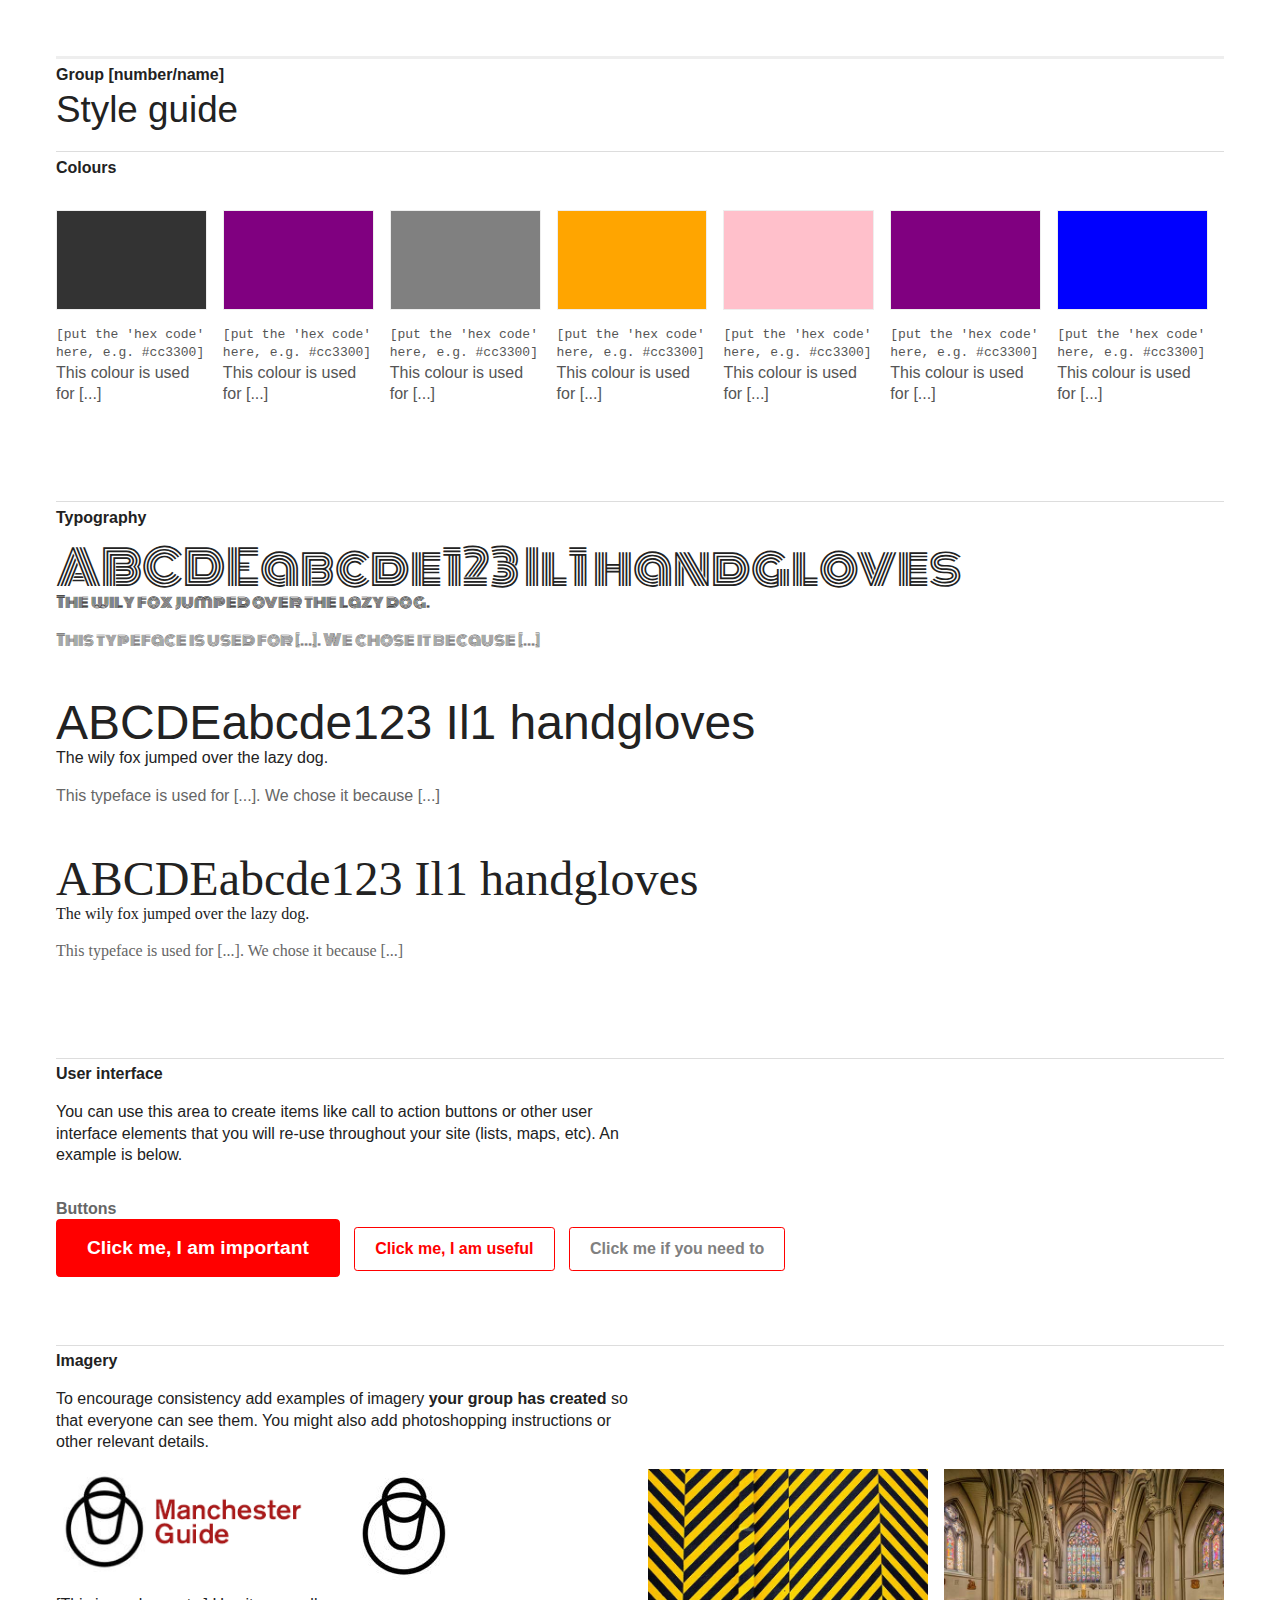
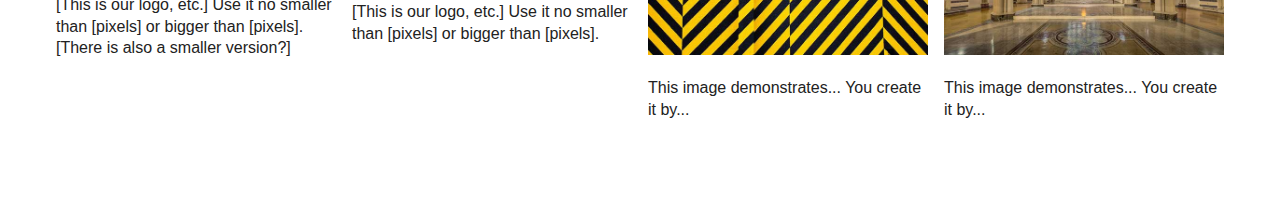
<file: CODE-for-style-guide/style-guide.html>
<!DOCTYPE html>
<html lang="en">

<head>
    <meta charset="UTF-8">
    <meta name="viewport" content="width=device-width, initial-scale=1.0">
    <meta http-equiv="X-UA-Compatible" content="ie=edge">
    <title>Style guide for Group [number/name]</title>
    <link rel="stylesheet" href="css/template.css" />
    <link rel="stylesheet" href="css/our-group.css" />
    <!-- Put your google font link if you need it, then add the CSS to the our-group.css file -->
    <link href="https://fonts.googleapis.com/css?family=Monoton" rel="stylesheet">

    </style>
</head>

<body>
    <div class="container">
        <h1>Group [number/name] <strong>Style guide</strong></h1>
        <section>
            <h2>Colours</h2>
            <div class="swatches">

                <!-- Delete the swatches you don't need. If you have more than seven colours: why? -->

                <div class="colour-swatch">
                    <div class="swatch swatch-1"></div>
                    <p class="hex">[put the 'hex code' here, e.g. #cc3300]</p>
                    <p class="usage">This colour is used for [...]</p>
                </div>

                <div class="colour-swatch">
                    <div class="swatch swatch-2"></div>
                    <p class="hex">[put the 'hex code' here, e.g. #cc3300]</p>
                    <p class="usage">This colour is used for [...]</p>
                </div>

                <div class="colour-swatch">
                    <div class="swatch swatch-3"></div>
                    <p class="hex">[put the 'hex code' here, e.g. #cc3300]</p>
                    <p class="usage">This colour is used for [...]</p>
                </div>

                <div class="colour-swatch">
                    <div class="swatch swatch-4"></div>
                    <p class="hex">[put the 'hex code' here, e.g. #cc3300]</p>
                    <p class="usage">This colour is used for [...]</p>
                </div>

                <div class="colour-swatch">
                    <div class="swatch swatch-5"></div>
                    <p class="hex">[put the 'hex code' here, e.g. #cc3300]</p>
                    <p class="usage">This colour is used for [...]</p>
                </div>

                <div class="colour-swatch">
                    <div class="swatch swatch-6"></div>
                    <p class="hex">[put the 'hex code' here, e.g. #cc3300]</p>
                    <p class="usage">This colour is used for [...]</p>
                </div>

                <div class="colour-swatch">
                    <div class="swatch swatch-7"></div>
                    <p class="hex">[put the 'hex code' here, e.g. #cc3300]</p>
                    <p class="usage">This colour is used for [...]</p>
                </div>

            </div>

        </section>

        <section>
            <h2>Typography</h2>
            <!-- Choose up to three typefaces. If you have more than three - what is each one being used for? -->
            <div class="type type-1">
                <p class="big-example">ABCDEabcde123 Il1 handgloves</p>
                <p>The wily fox jumped over the lazy dog. </p>
                <p class="why">This typeface is used for [...]. We chose it because [...]</p>
            </div>

            <div class="type type-2">
                <p class="big-example">ABCDEabcde123 Il1 handgloves</p>
                <p>The wily fox jumped over the lazy dog. </p>
                <p class="why">This typeface is used for [...]. We chose it because [...]</p>
            </div>

            <div class="type type-3">
                <p class="big-example">ABCDEabcde123 Il1 handgloves</p>
                <p>The wily fox jumped over the lazy dog. </p>
                <p class="why">This typeface is used for [...]. We chose it because [...]</p>
            </div>


        </section>

        <!-- you can delete this section if you don't have anything to add -->
        <section>
            <h2>User interface</h2>
            <p>You can use this area to create items like call to action buttons or other user interface elements that you will re-use throughout your site (lists, maps, etc). An example is below.</p>
            <h3>Buttons</h3>
            <div><a class="button important" href="#">Click me, I am important</a> <a class="button normal" href="#">Click me, I am useful</a> <a class="button less" href="#">Click me if you need to</a></div>
        </section>

        <!-- You should be creating your own imagery because that's what we expect on your finished site. If you use images from other websites as a way of briefing other group members, PLEASE CREDIT THE ORIGINAL PHOTOGRAPHER/WEBSITE.  -->
        <section>
            <h2>Imagery</h2>
            <p>To encourage consistency add examples of imagery <strong>your group has created</strong> so that everyone can see them. You might also add photoshopping instructions or other relevant details.</p>
            <div class="images">

                <div class="image">
                    <img src="img/logo-full.png" alt="Logo for group" width="300" height="110" />
                    <p>[This is our logo, etc.] Use it no smaller than [pixels] or bigger than [pixels]. [There is also a smaller version?]</p>
                </div>

                <div class="image">
                    <img src="img/logo.png" alt="Logo for group" width="103" height="110" />
                    <p>[This is our logo, etc.] Use it no smaller than [pixels] or bigger than [pixels].</p>
                </div>

                <div class="image">
                    <img src="img/test1.jpg" alt="test image" width="600" height="400" />
                    <p>This image demonstrates... You create it by... </p>
                </div>
                <div class="image">
                    <img src="img/test2.jpg" alt="test image" width="600" height="400" />
                    <p>This image demonstrates... You create it by... </p>
                </div>
            </div>
        </section>
    </div>

</body>

</html
</file>
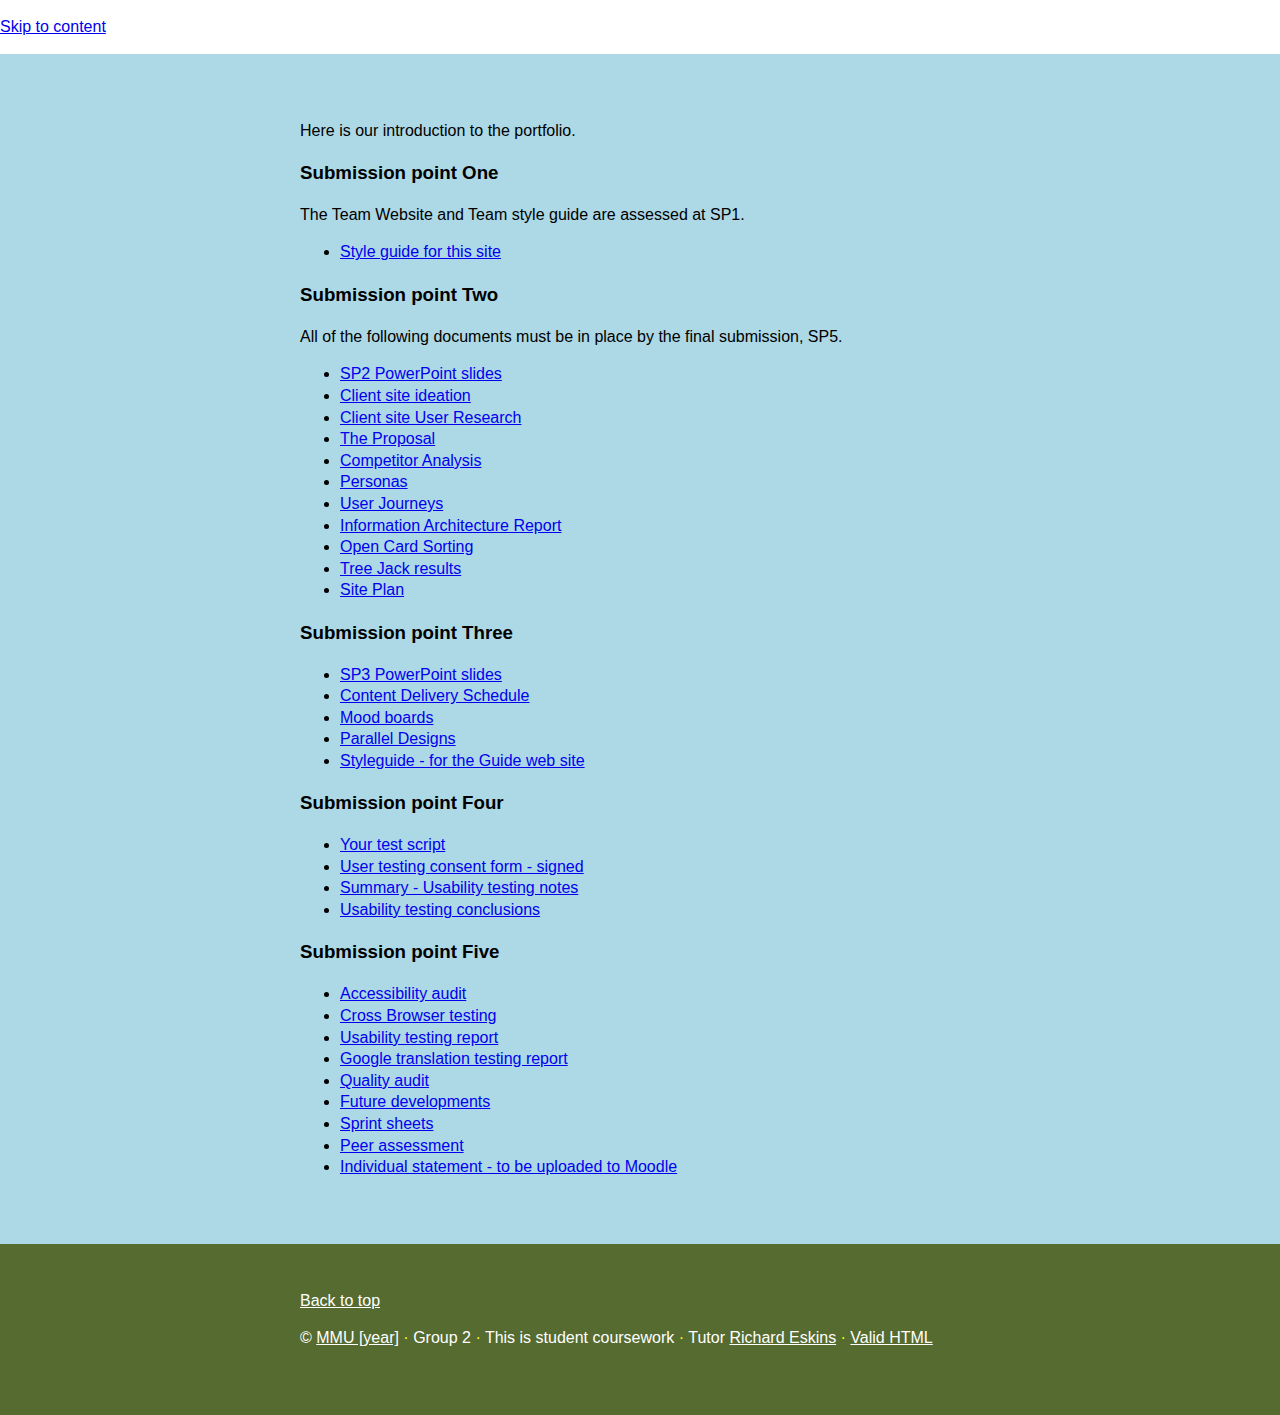
<file: CODE-for-team-website/portfolio.html>
<!DOCTYPE html>
<html lang="en">

<head>
    <meta charset="UTF-8">
    <meta name="description" content="Add a description">
    <meta name="keywords" content="Add some keywords">
    <meta name="viewport" content="width=device-width, initial-scale=1.0">
    <meta http-equiv="X-UA-Compatible" content="ie=edge">
    <title>Team website Portfolio template</title>
    <link rel="stylesheet" href="css/site.css" />
</head>

<body id="top">
    <p>
        <a href="#content">Skip to content</a>
    </p>
    <!-- 
            
            Add your header code here, including your team's logo. 
            Start with the HTML and CSS
            in this CodePen: https://codepen.io/wilsondmmu/pen/MGWEzO
        
    -->
    <main id="content">

        <!-- 
        
        Write a brief introduction to this page.
        Why is it here?

-->

        <section class="text-content">
            <div class="text-content__container">
                <p>Here is our introduction to the portfolio.</p>

                <!-- 
    
    Here is the list of required documents, 
    split by submission point. 
    
    Add your completed documents when finished. 

    UPDATE THIS PAGE AS SUBMISSIONS BECOME DUE.

    You could use the <span> inside the <h3> to style the number/text differently?

    NOTE: SP5 is the final deadline. SP2 and SP3 and the sprint meetings are your chance to show what you have done so far and get feedback. 

-->
                <h3>Submission point
                    <span>One</span>
                </h3>
                <p>The Team Website and Team style guide are assessed at SP1.</p>
                <ul>
                    <li>
                        <a href="teamstyles/team_style_guide.html">Style guide for this site</a>
                    </li>
                </ul>

                <h3>Submission point
                    <span>Two</span>
                </h3>
                <p>All of the following documents must be in place by the final submission, SP5.</p>
                <ul>
                    <li>
                        <a href="docs/sp2_presentation.pptx">SP2 PowerPoint slides</a>
                    </li>
                    <li>
                        <a href="docs/ideation.pdf">Client site ideation</a>
                    </li>
                    <li>
                        <a href="docs/user_research.docx">Client site User Research</a>
                    </li>
                    <li>
                        <a href="docs/proposal.docx">The Proposal</a>
                    </li>

                    <li>
                        <a href="docs/competitor_analysis.docx">Competitor Analysis</a>
                    </li>
                    <li>
                        <a href="docs/personas.pdf">Personas</a>
                    </li>
                    <li>
                        <a href="docs/user_journey.docx">User Journeys</a>
                    </li>
                    <li>
                        <a href="docs/ia_report.docx">Information Architecture Report</a>
                    </li>
                    <li>
                        <a href="docs/card_sort.xlsx">Open Card Sorting</a>
                    </li>
                    <li>
                        <a href="docs/tree_jack.xlsx">Tree Jack results</a>
                    </li>
                    <li>
                        <a href="docs/site_plan.pptx">Site Plan</a>
                </li>
                </ul>

                <h3>Submission point
                    <span>Three</span>
                </h3>
                <ul>
                    <li>
                        <a href="docs/sp3_presentation.pptx">SP3 PowerPoint slides</a>
                    </li>
                    <li>
                        <a href="docs/content_schedule.docx">Content Delivery Schedule</a>
                    </li>
                    <li>
                        <a href="docs/mood_board.pdf">Mood boards</a>
                    </li>
                    <li>
                        <a href="docs/parallel_designs.pdf">Parallel Designs</a>
                    </li>
                    <li>
                        <a href="docs/style_guide.html">Styleguide - for the Guide web site</a>
                    </li>
                </ul>

                <h3>Submission point
                    <span>Four</span>
                </h3>
                <ul>
                    <li>
                        <a href="docs/test_script.docx">Your test script</a>
                    </li>
                    <li>
                        <a href="docs/consent_form.pdf">User testing consent form - signed</a>
                    </li>
                    <li>
                        <a href="docs/test_notes.docx">Summary - Usability testing notes</a>
                    </li>
                    <li>
                        <a href="docs/test_conclusions.docx">Usability testing conclusions</a>
                    </li>
                </ul>
                <h3>Submission point
                    <span>Five</span>
                </h3>
                <ul>
                    <li>
                        <a href="docs/accessibility.pdf">Accessibility audit</a>
                    </li>
                    <li>
                        <a href="docs/browser_testing.docx">Cross Browser testing</a>
                    </li>
                    <li>
                        <a href="docs/usability_report.docx">Usability testing report</a>
                    </li>
                    <li>
                        <a href="docs/internationalisation.docx">Google translation testing report</a>
                    </li>
                    <li>
                        <a href="docs/quality_audit.docx">Quality audit</a>
                    </li>
                    <li>
                        <a href="docs/future.docx">Future developments</a>
                    </li>
                    <li>
                        <a href="docs/sprint_sheets.docx">Sprint sheets</a>
                    </li>
                    <li>
                        <a href="docs/peer_assessment.docx">Peer assessment</a>
                    </li>
                    <li>
                        <a href="https://moodle.mmu.ac.uk/">Individual statement - to be uploaded to Moodle</a>
                    </li>
                </ul>
                <!--IMPORTANT - TEST ALL OF THESE LINKS BEFORE SUBMISSION -->
            </div>
        </section>





        <!-- 
        
        Review and complete the footer content as required below.
        The little dots (you can change them to whatever shape you want) are put in a <b> tag so you can style them separately if required. 
    
    -->
        <footer class="site-footer">
            <div class="site-footer__container">
                <p>
                    <a href="#top">Back to top</a>
                </p>
                <p>
                    &copy;
                    <a href="http://www.mmu.ac.uk/" title="MMU homepage">MMU [year]</a>

                    <b>&middot;</b> Group 2
                    <b>&middot;</b> This is student coursework
                    <b>&middot;</b> Tutor
                    <a href="mailto:r.eskins@mmu.ac.uk">Richard Eskins</a>

                    <b>&middot;</b>

                    <a href="http://validator.w3.org/check?uri=referer" title="W3C HTML Validation Service">Valid HTML</a>

                </p>
            </div>
        </footer>

        <!-- 
            
            Some javascript to add a class 
            next to any link that isn't 
            connected to an actual document 
        
        -->

        <script type="text/javascript">
            // loop through all the links in the page
            for (var i = 0, l = document.links.length; i < l; i++) {
                // if the last character is a hash...
                if (document.links[i].href.slice(-1) == "#") {
                    // add a class to the link that we can style in CSS
                    document.links[i].classList.add('not-found');

                }
            }
        </script>
</body>

</html>
</file>
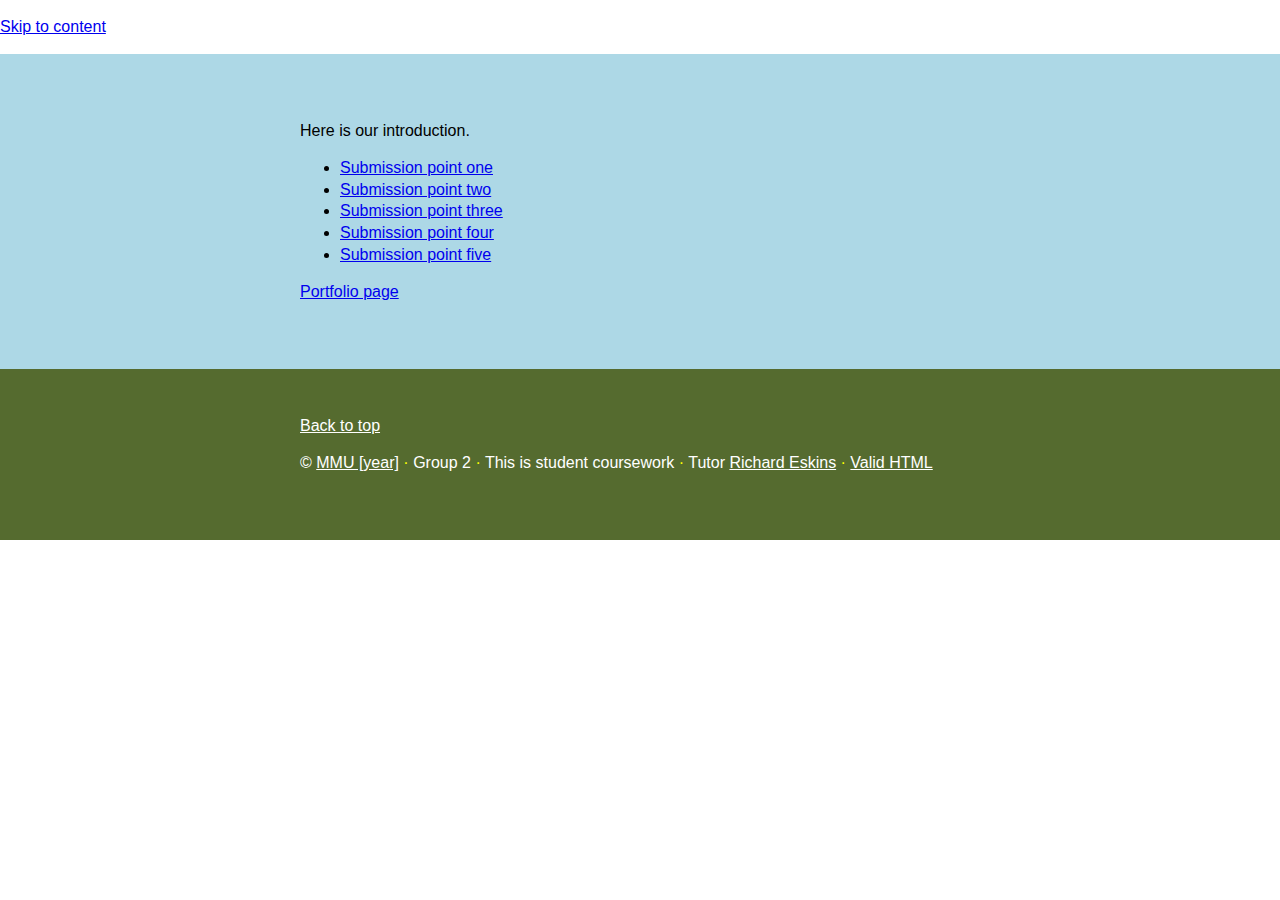
<file: CODE-for-team-website/team-website-template.html>
<!DOCTYPE html>
<html lang="en">

<head>
    <meta charset="UTF-8">
    <meta name="description" content="Add a description">
    <meta name="viewport" content="width=device-width, initial-scale=1.0">
    <meta http-equiv="X-UA-Compatible" content="ie=edge">
    <title>Team website template</title>
    <link rel="stylesheet" href="css/site.css">
</head>

<body id="top">
    <p class="accessibility">
        <a href="#content">Skip to content</a>
    </p>
    <!-- 
        
        Add your header code here, including your team's logo. 
        Start with the HTML and CSS
        in this CodePen: https://codepen.io/wilsondmmu/pen/MGWEzO
    
-->
    <main id="content">
        <!-- 
        
        Write a brief introduction to your team.
        What do you think the most important things
        that a good website has? How will you as a group
        work to create a website that looks good and
        answers the needs of your users?
        
        Make sure you include the links to each submission point
        in your text. You can modify the link text to suit your writing.

        IMPORTANT: just link to the files on github, 
        don't recreate them on your team website!

-->

        <section class="text-content">
            <div class="text-content__container">
                <p>Here is our introduction.</p>
                <ul>
                    <li>
                        <a href="https://github.com/mmu-webdesign/level5-portfolio/blob/master/submission_point_1.md">Submission
                            point one</a>
                    </li>
                    <li>
                        <a href="https://github.com/mmu-webdesign/level5-portfolio/blob/master/submission_point_2.md">Submission
                            point two</a>
                    </li>
                    <li>
                        <a href="https://github.com/mmu-webdesign/level5-portfolio/blob/master/submission_point_3.md">Submission
                            point three</a>
                    </li>
                    <li>
                        <a href="https://github.com/mmu-webdesign/level5-portfolio/blob/master/submission_point_4.md">Submission
                            point four</a>
                    </li>
                    <li>
                        <a href="https://github.com/mmu-webdesign/level5-portfolio/blob/master/submission_point_5.md">Submission
                            point five</a>
                    </li>
                </ul>

                <!-- 

    Style the link below to create a  'call to action'
    to go to a separate portfolio page with your submission 
    point documents: for SP1 we want to see your:
    - Ideation document
    - User Research document
    - Proposal
    - Peer assessment. 
    
    You also need to submit the style guide that you
    used to create this site. 

-->
                <p>
                    <a href="portfolio.html">Portfolio page</a>
                </p>
            </div>
        </section>



        <!-- 
        
        Add your team member profiles and images.
        Use the code you can find here as a basis: 
        https://codepen.io/wilsondmmu/pen/yxyQoE

    -->

        <!-- 
        
        Review and complete the footer content as required below.
        The little dots (you can change them to whatever shape you want) are put in a <b> tag so you can style them separately if required. 
    
    -->
    </main>
    <footer class="site-footer">
        <div class="site-footer__container">
            <p>
                <a href="#top">Back to top</a>
            </p>
            <p>
                &copy;
                <a href="http://www.mmu.ac.uk/" title="MMU homepage">MMU [year]</a>

                <b>&middot;</b> Group 2
                <b>&middot;</b> This is student coursework
                <b>&middot;</b> Tutor
                <a href="mailto:r.eskins@mmu.ac.uk">Richard Eskins</a>

                <b>&middot;</b>

                <a href="http://validator.w3.org/check?uri=referer" title="W3C HTML Validation Service">Valid HTML</a>

            </p>
        </div>
    </footer>


</body>

</html>
</file>
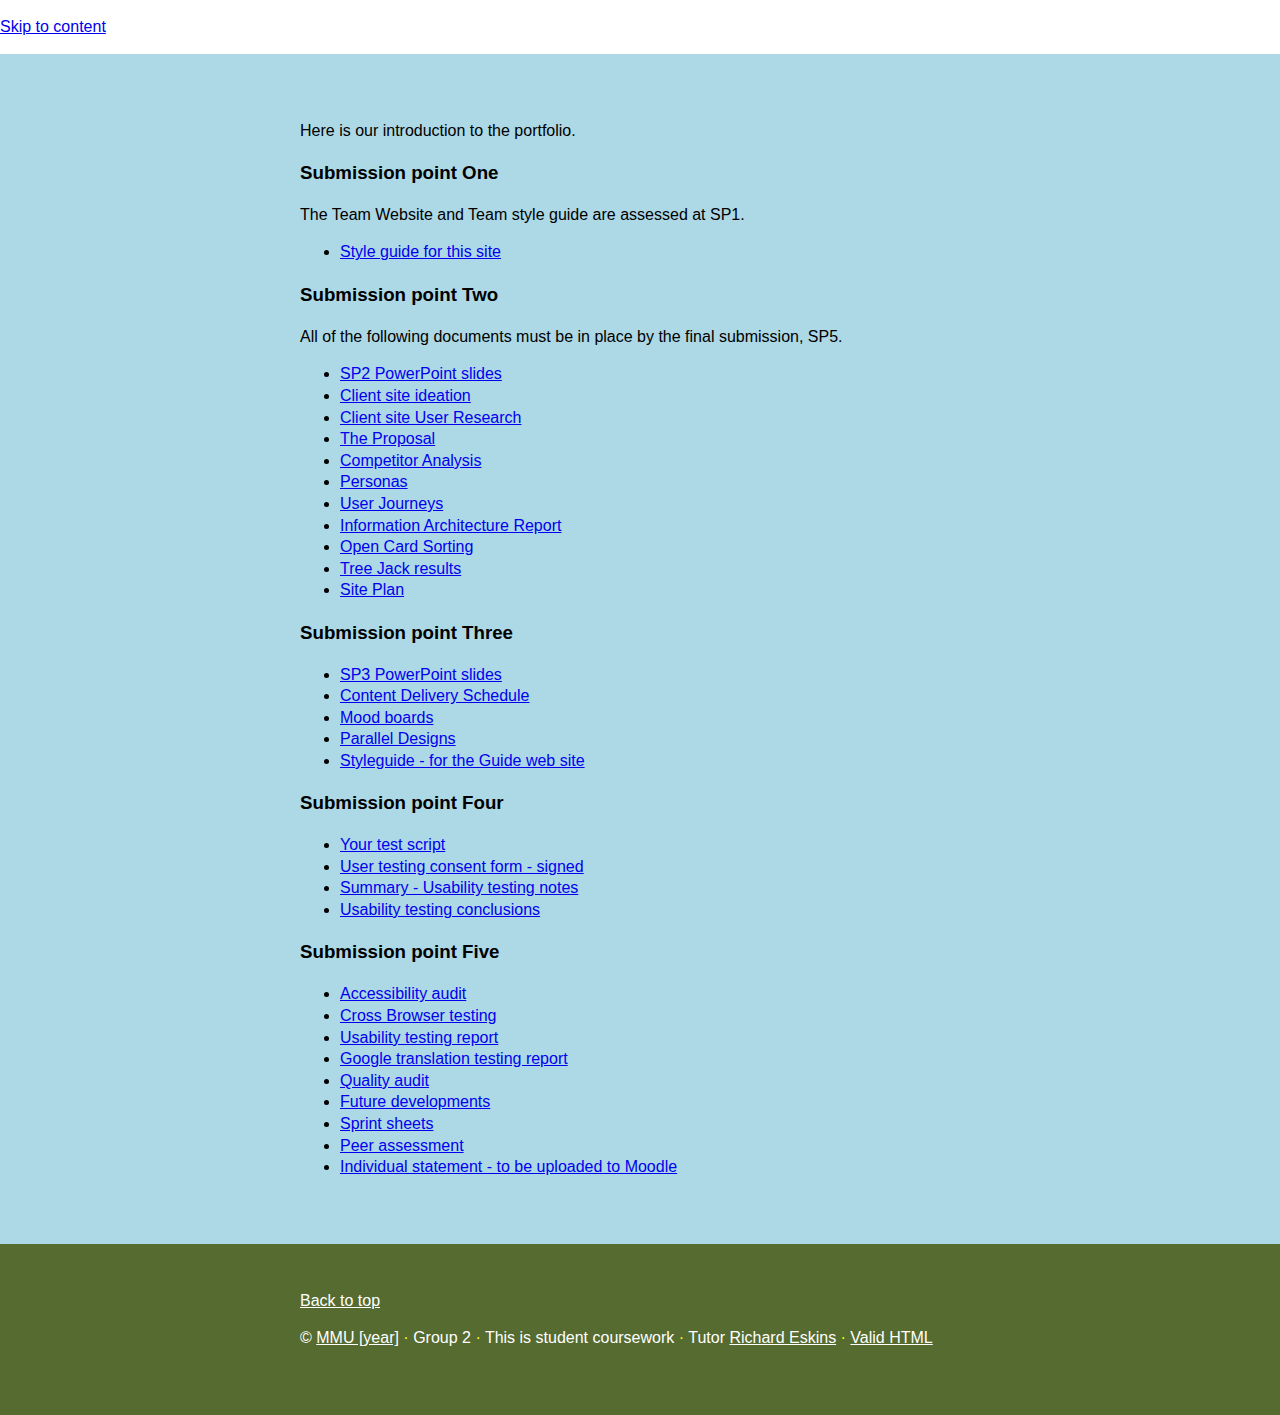
<file: team-website-code/portfolio.html>
<!DOCTYPE html>
<html lang="en">

<head>
    <meta charset="UTF-8">
    <meta name="description" content="Add a description">
    <meta name="keywords" content="Add some keywords">
    <meta name="viewport" content="width=device-width, initial-scale=1.0">
    <meta http-equiv="X-UA-Compatible" content="ie=edge">
    <title>Team website Portfolio template</title>
    <link rel="stylesheet" href="css/site.css" />
</head>

<body id="top">
    <p>
        <a href="#content">Skip to content</a>
    </p>
    <!-- 
            
            Add your header code here, including your team's logo. 
            Start with the HTML and CSS
            in this CodePen: https://codepen.io/wilsondmmu/pen/MGWEzO
        
    -->
    <main id="content">

        <!-- 
        
        Write a brief introduction to this page.
        Why is it here?

-->

        <section class="text-content">
            <div class="text-content__container">
                <p>Here is our introduction to the portfolio.</p>

                <!-- 
    
    Here is the list of required documents, 
    split by submission point. 
    
    Add your completed documents when finished. 

    UPDATE THIS PAGE AS SUBMISSIONS BECOME DUE.

    You could use the <span> inside the <h3> to style the number/text differently?

    NOTE: SP5 is the final deadline. SP2 and SP3 and the sprint meetings are your chance to show what you have done so far and get feedback. 

-->
                <h3>Submission point
                    <span>One</span>
                </h3>
                <p>The Team Website and Team style guide are assessed at SP1.</p>
                <ul>
                    <li>
                        <a href="teamstyles/team_style_guide.html">Style guide for this site</a>
                    </li>
                </ul>

                <h3>Submission point
                    <span>Two</span>
                </h3>
                <p>All of the following documents must be in place by the final submission, SP5.</p>
                <ul>
                    </li>
                    <li>
                        <a href="docs/sp2_presentation.pptx">SP2 PowerPoint slides</a>
                    </li>
                    <li>
                        <a href="docs/ideation.pdf">Client site ideation</a>
                    </li>
                    <li>
                        <a href="docs/user_research.docx">Client site User Research</a>
                    </li>
                    <li>
                        <a href="docs/proposal.docx">The Proposal</a>
                    </li>

                    <li>
                        <a href="docs/competitor_analysis.docx">Competitor Analysis</a>
                    </li>
                    <li>
                        <a href="docs/personas.pdf">Personas</a>
                    </li>
                    <li>
                        <a href="docs/user_journey.docx">User Journeys</a>
                    </li>
                    <li>
                        <a href="docs/ia_report.docx">Information Architecture Report</a>
                    </li>
                    <li>
                        <a href="docs/card_sort.xlsx">Open Card Sorting</a>
                    </li>
                    <li>
                        <a href="docs/tree_jack.xlsx">Tree Jack results</a>
                    </li>
                    <li>
                        <a href="docs/site_plan.pptx">Site Plan</a>

                </ul>

                <h3>Submission point
                    <span>Three</span>
                </h3>
                <ul>
                    <li>
                        <a href="docs/sp3_presentation.pptx">SP3 PowerPoint slides</a>
                    </li>
                    <li>
                        <a href="docs/content_schedule.docx">Content Delivery Schedule</a>
                    </li>
                    <li>
                        <a href="docs/mood_board.pdf">Mood boards</a>
                    </li>
                    <li>
                        <a href="docs/parallel_designs.pdf">Parallel Designs</a>
                    </li>
                    <li>
                        <a href="docs/style_guide.html">Styleguide - for the Guide web site</a>
                    </li>
                </ul>

                <h3>Submission point
                    <span>Four</span>
                </h3>
                <ul>
                    <li>
                        <a href="docs/test_script.docx">Your test script</a>
                    </li>
                    <li>
                        <a href="docs/consent_form.pdf">User testing consent form - signed</a>
                    </li>
                    <li>
                        <a href="docs/test_notes.docx">Summary - Usability testing notes</a>
                    </li>
                    <li>
                        <a href="docs/test_conclusions.docx">Usability testing conclusions</a>
                    </li>
                </ul>
                <h3>Submission point
                    <span>Five</span>
                </h3>
                <ul>
                    <li>
                        <a href="docs/accessibility.pdf">Accessibility audit</a>
                    </li>
                    <li>
                        <a href="docs/browser_testing.docx">Cross Browser testing</a>
                    </li>
                    <li>
                        <a href="docs/usability_report.docx">Usability testing report</a>
                    </li>
                    <li>
                        <a href="docs/internationalisation.docx">Google translation testing report</a>
                    </li>
                    <li>
                        <a href="docs/quality_audit.docx">Quality audit</a>
                    </li>
                    <li>
                        <a href="docs/future.docx">Future developments</a>
                    </li>
                    <li>
                        <a href="docs/sprint_sheets.docx">Sprint sheets</a>
                    </li>
                    <li>
                        <a href="docs/peer_assessment.docx">Peer assessment</a>
                    </li>
                    <li>
                        <a href="https://moodle.mmu.ac.uk/">Individual statement - to be uploaded to Moodle</a>
                    </li>
                </ul>
                <!--IMPORTANT - TEST ALL OF THESE LINKS BEFORE SUBMISSION -->
            </div>
        </section>





        <!-- 
        
        Review and complete the footer content as required below.
        The little dots (you can change them to whatever shape you want) are put in a <b> tag so you can style them separately if required. 
    
    -->
        <footer class="site-footer">
            <div class="site-footer__container">
                <p>
                    <a href="#top">Back to top</a>
                </p>
                <p>
                    &copy;
                    <a href="http://www.mmu.ac.uk/" title="MMU homepage">MMU [year]</a>

                    <b>&middot;</b> Group 2
                    <b>&middot;</b> This is student coursework
                    <b>&middot;</b> Tutor
                    <a href="mailto:r.eskins@mmu.ac.uk">Richard Eskins</a>

                    <b>&middot;</b>

                    <a href="http://validator.w3.org/check?uri=referer" title="W3C HTML Validation Service">Valid HTML</a>

                </p>
            </div>
        </footer>

        <!-- 
            
            Some javascript to add a class 
            next to any link that isn't 
            connected to an actual document 
        
        -->

        <script type="text/javascript">
            // loop through all the links in the page
            for (var i = 0, l = document.links.length; i < l; i++) {
                // if the last character is a hash...
                if (document.links[i].href.slice(-1) == "#") {
                    // add a class to the link that we can style in CSS
                    document.links[i].classList.add('not-found');

                }
            }
        </script>
</body>

</html>
</file>
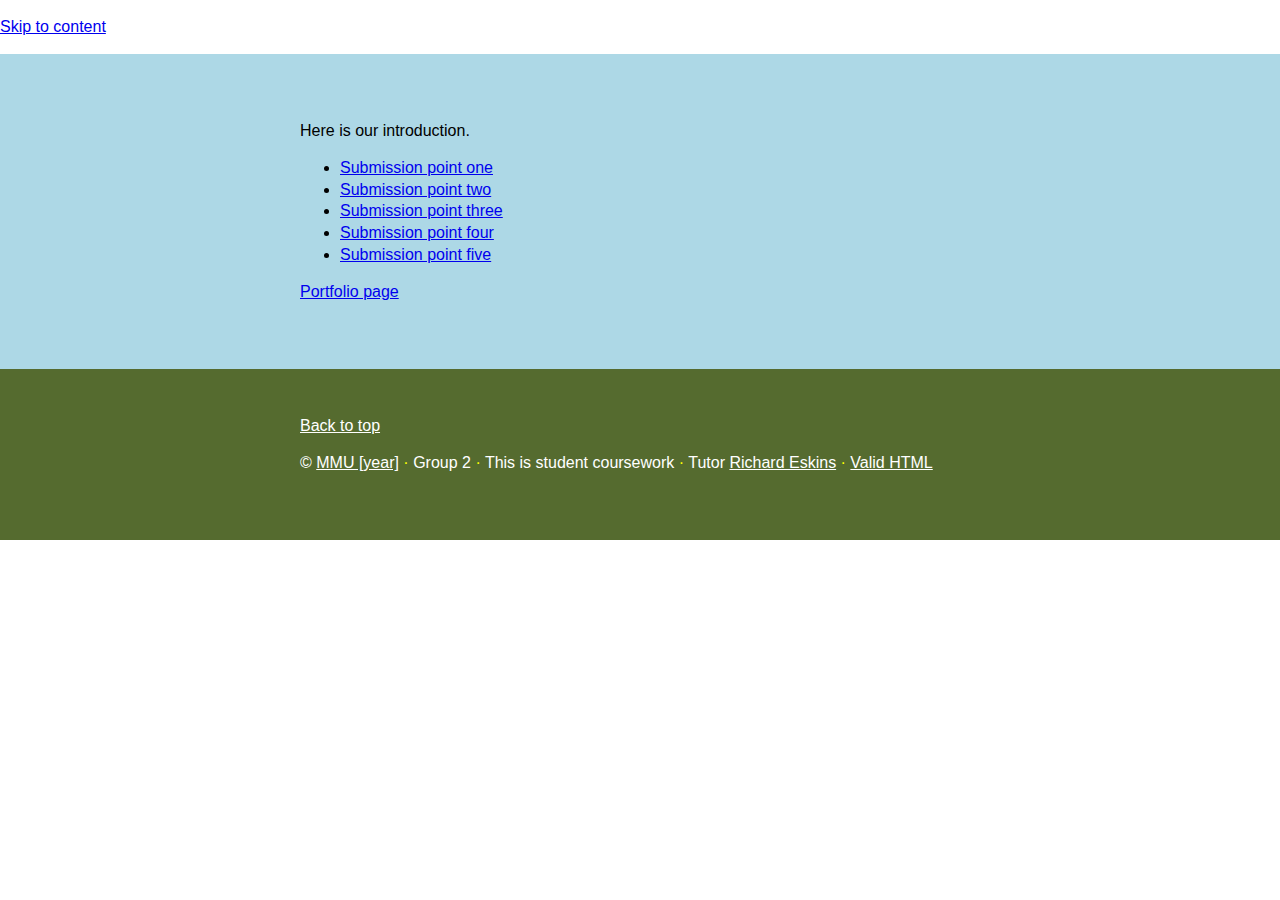
<file: team-website-code/team-website-template.html>
<!DOCTYPE html>
<html lang="en">

<head>
    <meta charset="UTF-8">
    <meta name="description" content="Add a description">
    <meta name="viewport" content="width=device-width, initial-scale=1.0">
    <meta http-equiv="X-UA-Compatible" content="ie=edge">
    <title>Team website template</title>
    <link rel="stylesheet" href="css/site.css">
</head>

<body id="top">
    <p>
        <a href="#content">Skip to content</a>
    </p>
    <!-- 
        
        Add your header code here, including your team's logo. 
        Start with the HTML and CSS
        in this CodePen: https://codepen.io/wilsondmmu/pen/MGWEzO
    
-->
    <main id="content">
        <!-- 
        
        Write a brief introduction to your team.
        What do you think the most important things
        that a good website has? How will you as a group
        work to create a website that looks good and
        answers the needs of your users?
        
        Make sure you include the links to each submission point
        in your text. You can modify the link text to suit your writing.

        IMPORTANT: just link to the files on github, 
        don't recreate them on your team website!

-->

        <section class="text-content">
            <div class="text-content__container">
                <p>Here is our introduction.</p>
                <ul>
                    <li>
                        <a href="https://github.com/mmu-webdesign/level5-portfolio/blob/master/submission_point_1.md">Submission point one</a>
                    </li>
                    <li>
                        <a href="https://github.com/mmu-webdesign/level5-portfolio/blob/master/submission_point_2.md">Submission point two</a>
                    </li>
                    <li>
                        <a href="https://github.com/mmu-webdesign/level5-portfolio/blob/master/submission_point_3.md">Submission point three</a>
                    </li>
                    <li>
                        <a href="https://github.com/mmu-webdesign/level5-portfolio/blob/master/submission_point_4.md">Submission point four</a>
                    </li>
                    <li>
                        <a href="https://github.com/mmu-webdesign/level5-portfolio/blob/master/submission_point_5.md">Submission point five</a>
                    </li>
                </ul>

                <!-- 

    Style the link below to create a  'call to action'
    to go to a separate portfolio page with your submission 
    point documents: for SP1 we want to see your:
    - Ideation document
    - User Research document
    - Proposal
    - Peer assessment. 
    
    You also need to submit the style guide that you
    used to create this site. 

-->
                <p>
                    <a href="portfolio.html">Portfolio page</a>
                </p>
            </div>
        </section>



        <!-- 
        
        Add your team member profiles and images.
        Use the code you can find here as a basis: 
        https://codepen.io/wilsondmmu/pen/yxyQoE

    -->

        <!-- 
        
        Review and complete the footer content as required below.
        The little dots (you can change them to whatever shape you want) are put in a <b> tag so you can style them separately if required. 
    
    -->
    </main>
    <footer class="site-footer">
        <div class="site-footer__container">
            <p>
                <a href="#top">Back to top</a>
            </p>
            <p>
                &copy;
                <a href="http://www.mmu.ac.uk/" title="MMU homepage">MMU [year]</a>

                <b>&middot;</b>
                Group 2
                <b>&middot;</b>
                This is student coursework
                <b>&middot;</b>
                Tutor
                <a href="mailto:r.eskins@mmu.ac.uk">Richard Eskins</a>

                <b>&middot;</b>

                <a href="http://validator.w3.org/check?uri=referer" title="W3C HTML Validation Service">Valid HTML</a>

            </p>
        </div>
    </footer>


</body>

</html>
</file>
<file: CODE-for-style-guide/css/template.css>
/* this is the layout for the style guide - you are free to change this if you want to */

html {
    box-sizing: border-box;
}

*,
*:before,
*:after {
    box-sizing: inherit;
}

body {
    font-family: sans-serif;
    line-height: 1.35;
    padding: 10px;
    color: #222;
}

@media screen and (min-width: 600px) {
    body {
        padding: 3em;
    }
}

h1,
h2,
h3,
p {
    margin: 0;
    padding: 0;
    font-size: 1em;
}

.container {
    border-top: 3px solid #eee;
}

.container h1 {
    padding: 0.3em 0 1em 0;
}

.container h1 strong {
    display: block;
    font-size: 2.3em;
    font-weight: 100;
}

section {
    padding-bottom: 3em;
}

section h2 {
    border-top: 1px solid #ddd;
    padding: 0.3em 0 1em 0;
}

section h3 {
    padding-top: 2em;
    color: #666;
}

section p {
    max-width: 65ch;
}

.swatches {
    display: flex;
    flex-wrap: wrap;
    color: #555;
    padding-bottom: 3em;
}

@media screen and (min-width: 700px) {
    .swatches {
        flex-wrap: nowrap;
    }
}

.swatches p.hex {
    font-family: monospace;
}

.colour-swatch {
    margin-right: 1em;
}

.swatch {
    width: 100%;
    margin: 1em 0;
    min-height: 100px;
    border: 1px solid #eee;
}

.type {
    margin-bottom: 3em;
}

.type p.big-example {
    font-size: 3em;
    line-height: 1;
    overflow-wrap: break-word;
    word-wrap: break-word;
}

.type p.why {
    color: #666;
    margin-top: 1em;
}

.images {
    display: flex;
    flex-wrap: wrap;
}

.image {
    flex: 1 0 0;
}

.image+.image {
    margin-left: 1em;
}

.images img {
    max-width: 100%;
    max-height: 90vh;
    height: auto;
    margin: 1em 0;
}
</file>
<file: CODE-for-style-guide/css/our-group.css>
/* COLOURS */


/* the colours for your website */


/* delete what you don't need */


/* use swatch 1 for your most important colour, swatch 2 for the next, and so on */

.swatch-1 {
    background: #333;
}

.swatch-2 {
    background: purple;
}

.swatch-3 {
    background: grey;
}

.swatch-4 {
    background: orange;
}

.swatch-5 {
    background: pink;
}

.swatch-6 {
    background: purple;
}

.swatch-7 {
    background: blue;
}


/* TYPOGRAPHY
/* the typography for your website */


/* delete the ones you don't need */

.type-1 {
    font-family: 'Monoton', cursive;
    /* google font: make sure there are fallbacks */
}

.type-2 {
    font-family: avenir, arial, sans-serif;
    /* you might also choose a 'web safe' font */
}

.type-3 {
    font-family: Georgia, 'Times New Roman', Times, serif;
}


/* TEMPLATES/CODE SNIPPETS */


/* an example of the extra code you could add - this creates some buttons */

a.button {
    display: inline-block;
    padding: 10px 20px;
    font-weight: bold;
    text-decoration: none;
    border: 1px solid red;
    margin-right: 10px;
    margin-bottom: 1em;
    border-radius: 0.2em;
    transition: all 0.2s ease;
}

a.button.important {
    font-size: 1.2em;
    background: red;
    color: white;
    padding: 15px 30px;
}

a.button.normal {
    color: red;
}

a.button.less {
    color: grey;
}

a.button:hover {
    border-color: maroon;
    color: #222;
}

a.button.important:hover {
    color: white;
    background: maroon;
}
</file>
<file: CODE-for-team-website/css/site.css>
html {
    box-sizing: border-box;
}

*,
*:before,
*:after {
    box-sizing: inherit;
}

body {
    margin: 0;
    padding: 0;
    /* You might also want to remove, or tweak, margins and padding on some other elements? */

    /* Some useful bits of typography - add more to this starting point */
    font-size: 100%;
    line-height: 1.35;
    font-family: sans-serif;
}

/* 

Here is the minimum code for a 'responsive column of content'. 
You may want to change the max-width according to the needs of your typeface. 
The class names are written in a style called 'BEM' - if you are really interested
in CSS you can read more about that here: https://cssguidelin.es/#bem-like-naming

*/

.text-content {
    background: lightblue;
}

.text-content__container {
    max-width: 700px;
    margin: 0 auto;
    padding: 50px 10px;
    /* top and bottom, then left and right */
}

/* we use pretty much the same code again for the footer: 
just some of the values are changed. */

.site-footer {
    background: darkolivegreen;
    color: white;
}

/* styling just the footer links */

.site-footer a {
    color: white;
}

/* changing the separator dot colours */

.site-footer b {
    font-weight: normal;
    color: yellow;
}

.site-footer__container {
    max-width: 700px;
    margin: 0 auto;
    padding: 30px 10px 50px 10px;
    /* top, right, bottom left */
}

/* style portfolio links that aren't found */

a.not-found {
    color: red;
}
</file>
<file: team-website-code/css/site.css>
html {
    box-sizing: border-box;
}

*,
*:before,
*:after {
    box-sizing: inherit;
}

body {
    margin: 0;
    padding: 0;
    /* You might also want to remove, or tweak, margins and padding on some other elements? */

    /* Some useful bits of typography - add more to this starting point */
    font-size: 100%;
    line-height: 1.35;
    font-family: sans-serif;
}

/* 

Here is the minimum code for a 'responsive column of content'. 
You may want to change the max-width according to the needs of your typeface. 
The class names are written in a style called 'BEM' - if you are really interested
in CSS you can read more about that here: https://cssguidelin.es/#bem-like-naming

*/

.text-content {
    background: lightblue;
}

.text-content__container {
    max-width: 700px;
    margin: 0 auto;
    padding: 50px 10px;
    /* top and bottom, then left and right */
}

/* we use pretty much the same code again for the footer: 
just some of the values are changed. */

.site-footer {
    background: darkolivegreen;
    color: white;
}

/* styling just the footer links */

.site-footer a {
    color: white;
}

/* changing the separator dot colours */

.site-footer b {
    font-weight: normal;
    color: yellow;
}

.site-footer__container {
    max-width: 700px;
    margin: 0 auto;
    padding: 30px 10px 50px 10px;
    /* top, right, bottom left */
}

/* style portfolio links that aren't found */

a.not-found {
    color: red;
}
</file>
